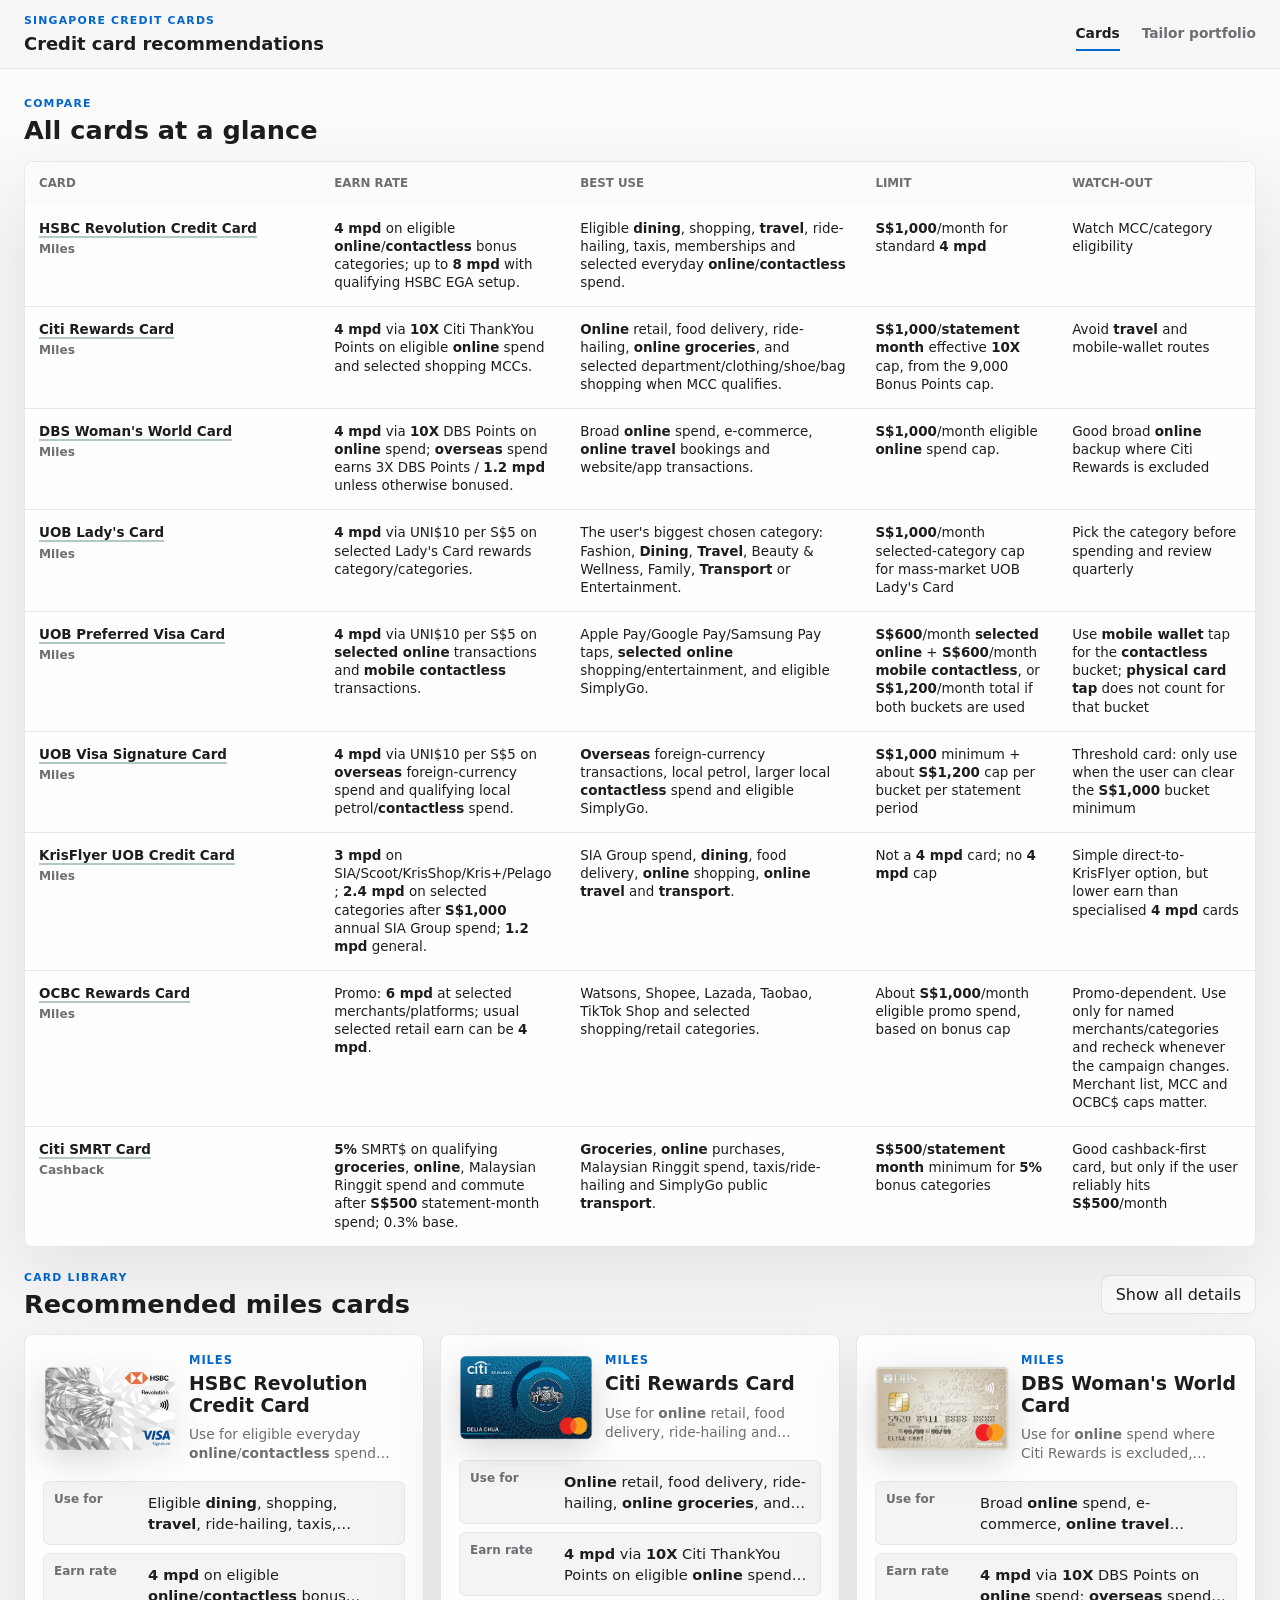
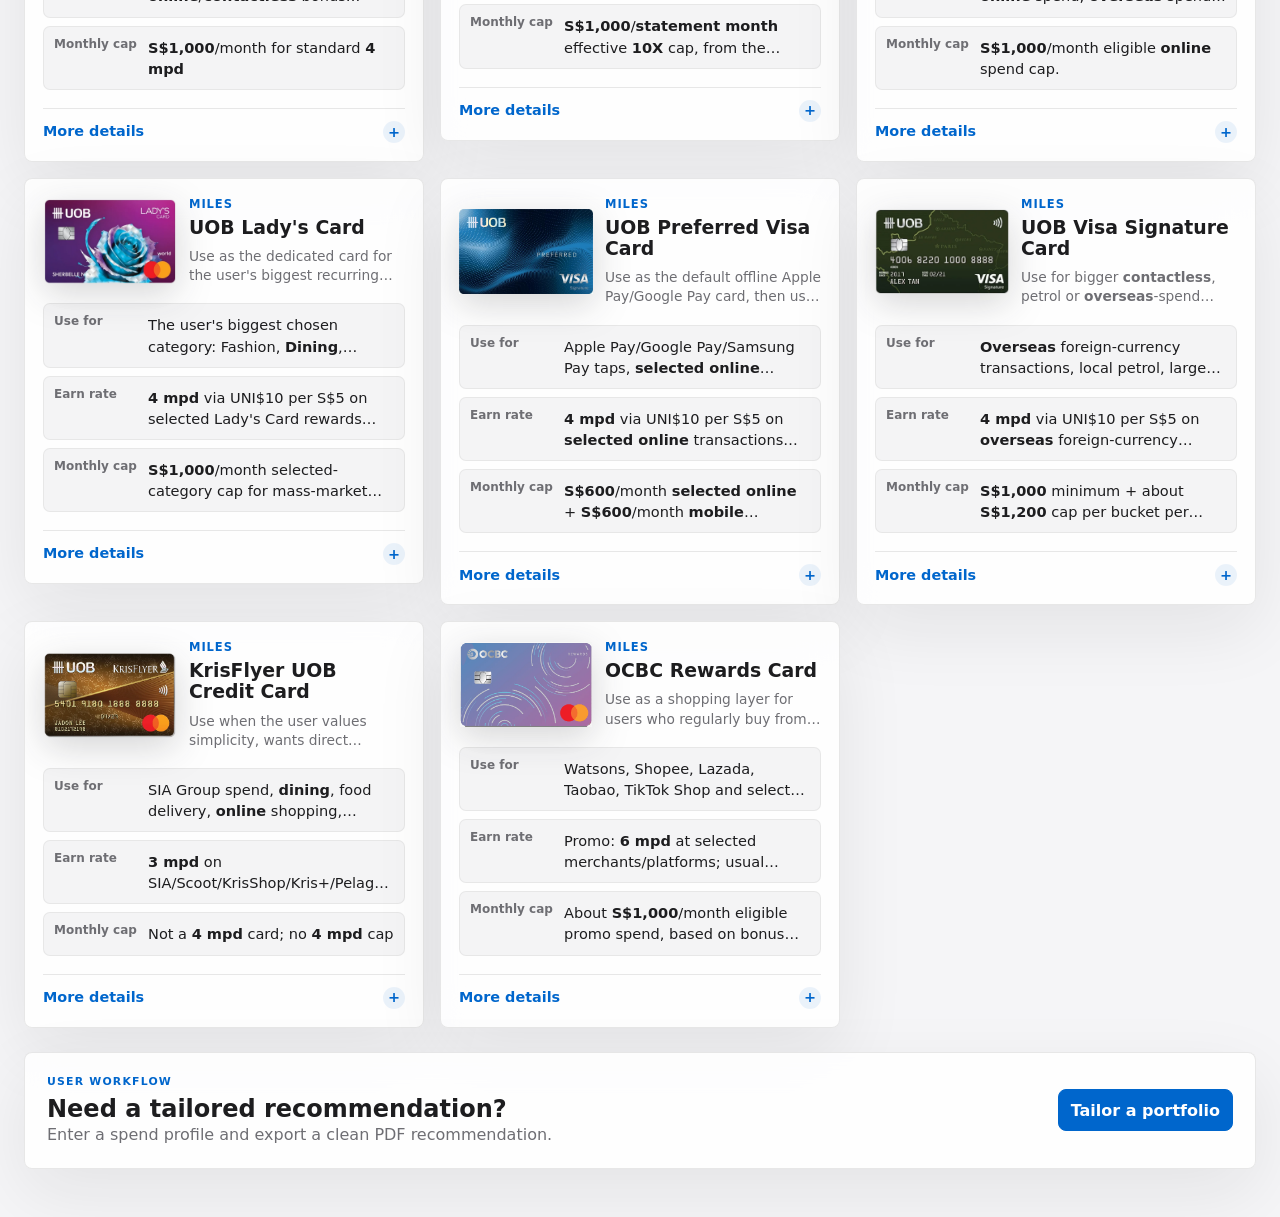
<file: index.html>
<!doctype html>
<html lang="en">
  <head>
    <meta charset="utf-8">
    <meta name="viewport" content="width=device-width, initial-scale=1">
    <title>Singapore Credit Card Recommendations</title>
    <meta name="description" content="A practical Singapore credit card recommendation reference for miles and cashback cards.">
    <link rel="icon" href="data:image/svg+xml,%3Csvg xmlns='http://www.w3.org/2000/svg' viewBox='0 0 100 100'%3E%3Ctext y='.9em' font-size='90'%3E%F0%9F%92%B3%3C/text%3E%3C/svg%3E">
    <link rel="stylesheet" href="styles.css">
  </head>
  <body>
    <header class="topbar">
      <div>
        <p class="eyebrow">Singapore credit cards</p>
        <h1>Credit card recommendations</h1>
      </div>
      <div class="top-actions">
        <nav class="nav-links" aria-label="Primary navigation">
          <a class="active" aria-current="page" href="index.html">Cards</a>
          <a href="portfolio.html">Tailor portfolio</a>
        </nav>
      </div>
    </header>

    <main>
      <section class="workspace library-workspace" aria-label="Card recommendation workspace">
        <section class="content">
          <section class="table-section" aria-label="All cards summary table">
            <div class="section-heading">
              <div>
                <p class="eyebrow">Compare</p>
                <h2>All cards at a glance</h2>
              </div>
            </div>
            <div class="table-wrap">
              <table class="card-table">
                <thead>
                  <tr>
                    <th>Card</th>
                    <th>Earn rate</th>
                    <th>Best use</th>
                    <th>Limit</th>
                    <th>Watch-out</th>
                  </tr>
                </thead>
                <tbody id="card-table-body"></tbody>
              </table>
            </div>
            <div class="sticky-table-header" id="sticky-table-header" aria-hidden="true"></div>
          </section>

          <section class="cards-section" id="cards-library" aria-label="Recommended card list">
            <div class="section-heading">
              <div>
                <p class="eyebrow">Card library</p>
                <h2 id="cards-title">Recommended miles cards</h2>
              </div>
              <button class="ghost-button compact-action" type="button" id="definitions-toggle" aria-expanded="false">Show all details</button>
            </div>
            <div class="card-grid" id="card-grid"></div>
          </section>

          <section class="cta-panel bottom-cta">
            <div>
              <p class="eyebrow">User workflow</p>
              <h2>Need a tailored recommendation?</h2>
              <p>Enter a spend profile and export a clean PDF recommendation.</p>
            </div>
            <a class="primary-link" href="portfolio.html">Tailor a portfolio</a>
          </section>
        </section>
      </section>
    </main>

    <template id="card-template">
      <article class="card">
        <div class="card-head">
          <div class="card-visual" aria-hidden="true">
            <span class="card-bank-code"></span>
          </div>
          <div>
            <p class="bank"></p>
            <h3></h3>
            <p class="card-note" data-field="simple_notes"></p>
          </div>
        </div>
        <dl class="facts">
          <div>
            <dt>Use for</dt>
            <dd data-field="use_card_for"></dd>
          </div>
          <div>
            <dt>Earn rate</dt>
            <dd data-field="earn_rate"></dd>
          </div>
          <div>
            <dt>Monthly cap</dt>
            <dd data-field="monthly_bonus_limit"></dd>
          </div>
        </dl>
        <details>
          <summary>More details</summary>
          <div class="details-grid">
            <div>
              <h4>Watch-outs</h4>
              <p data-field="nuances"></p>
            </div>
            <div>
              <h4>Important exclusions</h4>
              <p data-field="important_exclusions"></p>
            </div>
            <div>
              <h4>Definitions / examples</h4>
              <p data-field="definitions_examples"></p>
            </div>
            <div class="advanced">
              <h4>Advanced references</h4>
              <p data-field="base_earn_rate"></p>
              <p data-field="expiry_or_crediting"></p>
              <div class="links"></div>
            </div>
          </div>
        </details>
      </article>
    </template>

    <button class="top-button" type="button" id="return-top" aria-label="Return to top">↑</button>

    <script src="data.js"></script>
    <script src="script.js"></script>
  </body>
</html>
</file>
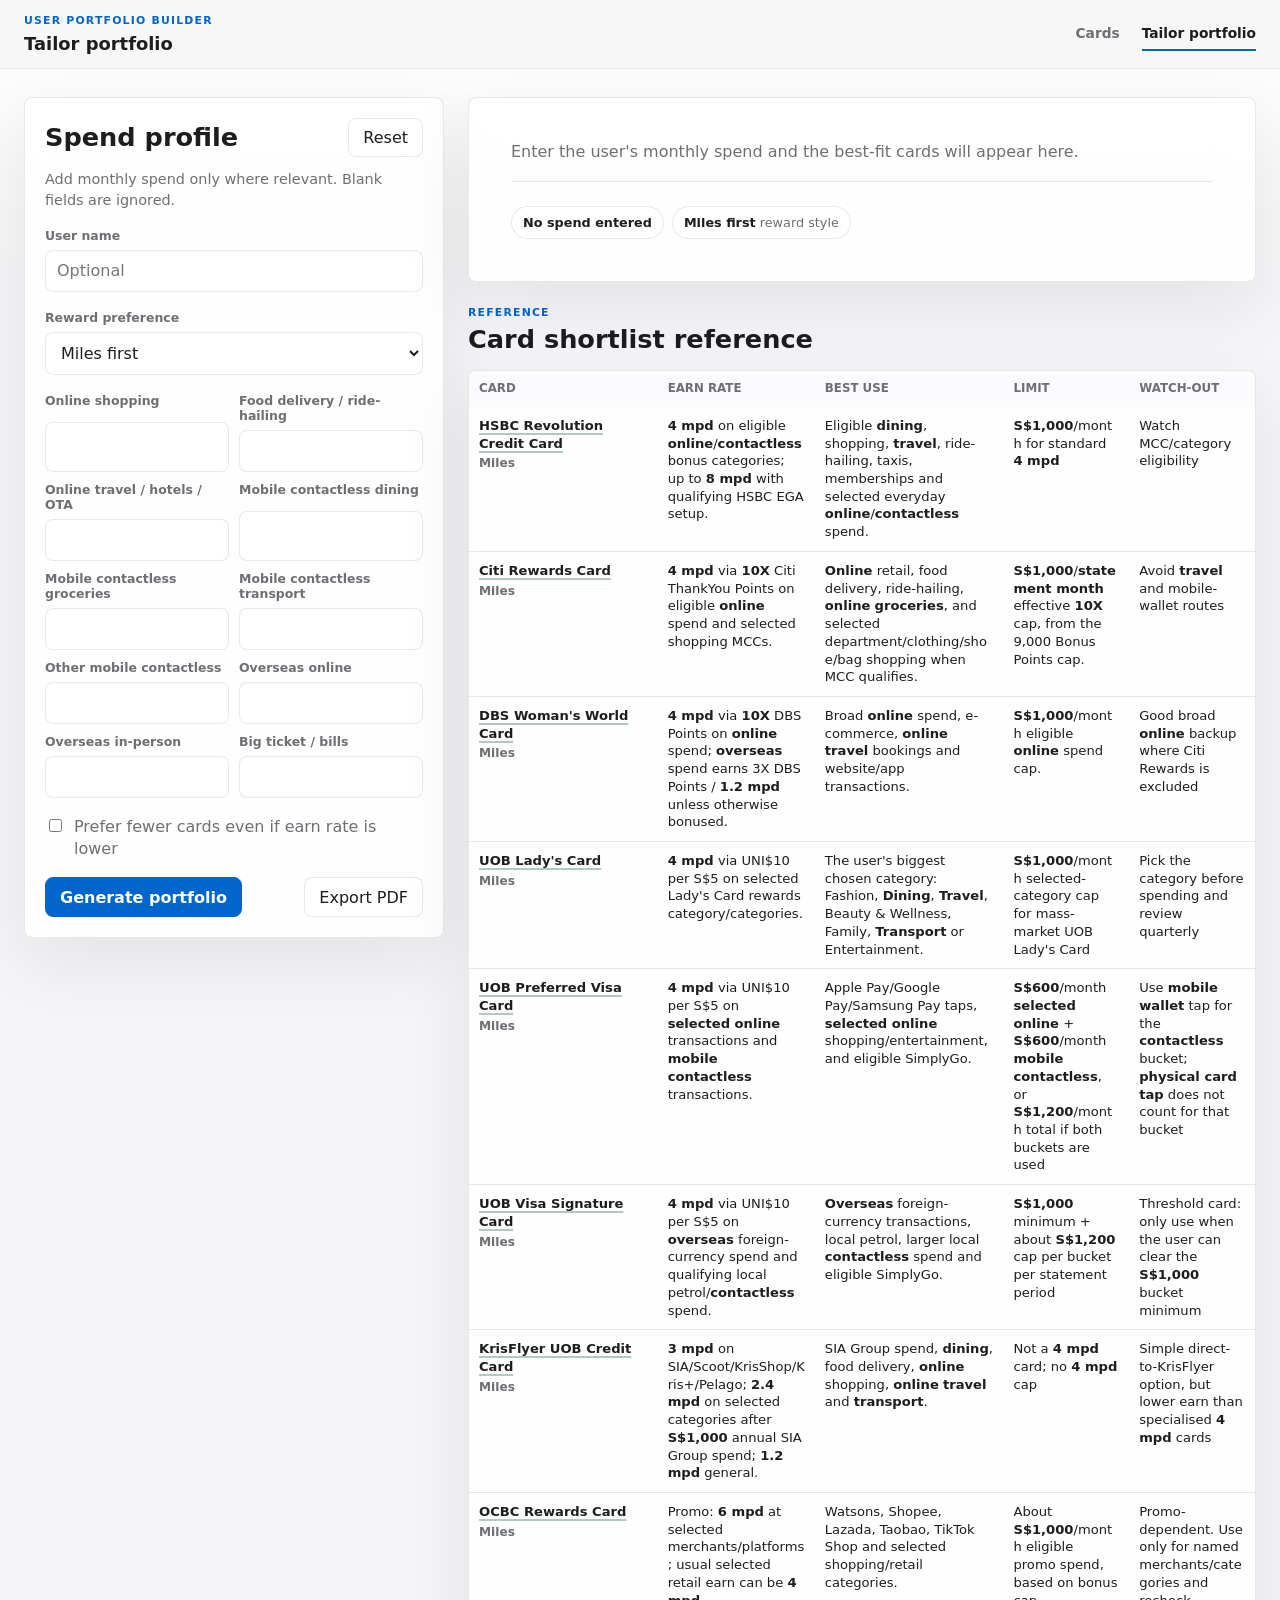
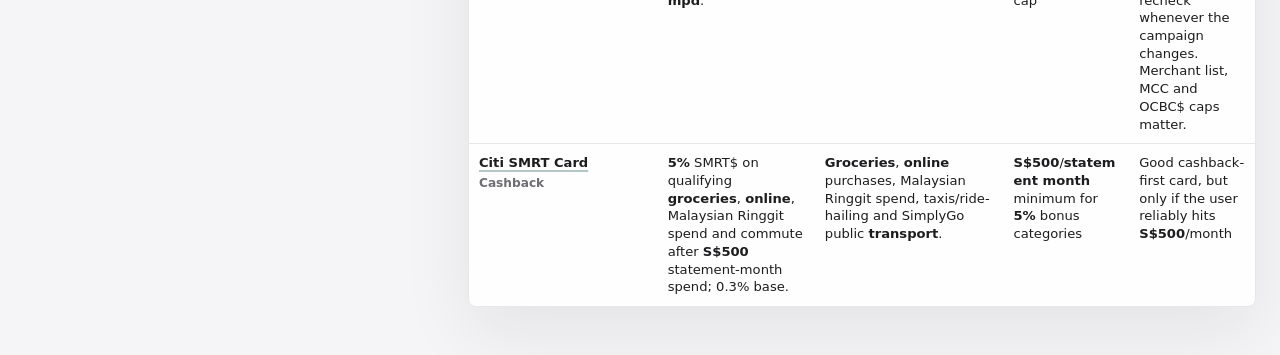
<file: portfolio.html>
<!doctype html>
<html lang="en">
  <head>
    <meta charset="utf-8">
    <meta name="viewport" content="width=device-width, initial-scale=1">
    <title>Tailored Card Portfolio | Singapore Credit Card Recommendations</title>
    <meta name="description" content="Generate a tailored Singapore credit card portfolio recommendation from a user spend profile.">
    <link rel="icon" href="data:image/svg+xml,%3Csvg xmlns='http://www.w3.org/2000/svg' viewBox='0 0 100 100'%3E%3Ctext y='.9em' font-size='90'%3E%F0%9F%92%B3%3C/text%3E%3C/svg%3E">
    <link rel="stylesheet" href="styles.css">
  </head>
  <body>
    <header class="topbar">
      <div>
        <p class="eyebrow">User portfolio builder</p>
        <h1>Tailor portfolio</h1>
      </div>
      <div class="top-actions">
        <nav class="nav-links" aria-label="Primary navigation">
          <a href="index.html">Cards</a>
          <a class="active" aria-current="page" href="portfolio.html">Tailor portfolio</a>
        </nav>
      </div>
    </header>

    <main>
      <section class="workspace portfolio-workspace" aria-label="Tailored card portfolio workspace">
        <aside class="sidebar" aria-label="Portfolio inputs">
          <form class="panel profile-panel" id="portfolio-form">
            <div class="panel-heading">
              <h2>Spend profile</h2>
              <button class="ghost-button" type="button" id="reset-profile">Reset</button>
            </div>
            <p class="panel-intro">Add monthly spend only where relevant. Blank fields are ignored.</p>

            <label class="field">
              <span>User name</span>
              <input id="user-name" type="text" placeholder="Optional">
            </label>

            <label class="field">
              <span>Reward preference</span>
              <select id="reward-preference">
                <option value="miles">Miles first</option>
                <option value="cashback">Cashback first</option>
                <option value="balanced">Balanced</option>
              </select>
            </label>

            <div class="spend-grid" aria-label="Monthly spend categories">
              <label class="field">
                <span>Online shopping</span>
                <input data-spend="onlineShopping" type="number" min="0" step="50">
              </label>
              <label class="field">
                <span>Food delivery / ride-hailing</span>
                <input data-spend="foodDeliveryRideHailing" type="number" min="0" step="50">
              </label>
              <label class="field">
                <span>Online travel / hotels / OTA</span>
                <input data-spend="onlineTravel" type="number" min="0" step="50">
              </label>
              <label class="field">
                <span>Mobile contactless dining</span>
                <input data-spend="mobileContactlessDining" type="number" min="0" step="50">
              </label>
              <label class="field">
                <span>Mobile contactless groceries</span>
                <input data-spend="mobileContactlessGroceries" type="number" min="0" step="50">
              </label>
              <label class="field">
                <span>Mobile contactless transport</span>
                <input data-spend="mobileContactlessTransport" type="number" min="0" step="50">
              </label>
              <label class="field">
                <span>Other mobile contactless</span>
                <input data-spend="mobileContactlessOther" type="number" min="0" step="50">
              </label>
              <label class="field">
                <span>Overseas online</span>
                <input data-spend="overseasOnline" type="number" min="0" step="50">
              </label>
              <label class="field">
                <span>Overseas in-person</span>
                <input data-spend="overseasInPerson" type="number" min="0" step="50">
              </label>
              <label class="field">
                <span>Big ticket / bills</span>
                <input data-spend="largeBills" type="number" min="0" step="50">
              </label>
            </div>

            <label class="checkbox-field">
              <input id="simple-mode" type="checkbox">
              <span>Prefer fewer cards even if earn rate is lower</span>
            </label>

            <div class="actions">
              <button class="primary-button" type="submit">Generate portfolio</button>
              <button class="secondary-button" type="button" id="download-portfolio">Export PDF</button>
            </div>
          </form>
        </aside>

        <section class="content">
          <section class="portfolio-output" id="portfolio-output" aria-live="polite">
            <div class="portfolio-hero">
              <p>Your recommended setup will appear here.</p>
            </div>
          </section>

          <section class="table-section" aria-label="Portfolio card reference">
            <div class="section-heading">
              <div>
                <p class="eyebrow">Reference</p>
                <h2>Card shortlist reference</h2>
              </div>
            </div>
            <div class="table-wrap">
              <table class="card-table compact-table">
                <thead>
                  <tr>
                    <th>Card</th>
                    <th>Earn rate</th>
                    <th>Best use</th>
                    <th>Limit</th>
                    <th>Watch-out</th>
                  </tr>
                </thead>
                <tbody id="card-table-body"></tbody>
              </table>
            </div>
          </section>
        </section>
      </section>
    </main>

    <section class="print-report" id="print-report" aria-hidden="true"></section>

    <button class="top-button" type="button" id="return-top" aria-label="Return to top">↑</button>

    <script src="data.js"></script>
    <script src="script.js"></script>
  </body>
</html>
</file>
<file: styles.css>
:root {
  color-scheme: light;
  --bg: #f5f5f7;
  --surface: rgba(255, 255, 255, 0.86);
  --surface-solid: #ffffff;
  --surface-soft: #fbfbfd;
  --ink: #1d1d1f;
  --muted: #6e6e73;
  --line: rgba(29, 29, 31, 0.1);
  --accent: #0066cc;
  --accent-2: #30b0c7;
  --accent-soft: #eaf4ff;
  --warn-soft: #fff4df;
  --shadow: 0 24px 70px rgba(29, 29, 31, 0.08);
  --shadow-soft: 0 12px 34px rgba(29, 29, 31, 0.06);
  --radius: 8px;
  font-family: Inter, ui-sans-serif, system-ui, -apple-system, BlinkMacSystemFont, "Segoe UI", sans-serif;
}

* {
  box-sizing: border-box;
}

body {
  margin: 0;
  background:
    linear-gradient(180deg, #ffffff 0%, #f5f5f7 280px, #f5f5f7 100%);
  color: var(--ink);
  min-height: 100vh;
}

html {
  scroll-behavior: smooth;
}

button,
input,
select {
  font: inherit;
}

button {
  cursor: pointer;
}

.topbar {
  align-items: center;
  backdrop-filter: saturate(180%) blur(18px);
  background: rgba(245, 245, 247, 0.78);
  border-bottom: 1px solid rgba(29, 29, 31, 0.06);
  display: flex;
  gap: 24px;
  justify-content: space-between;
  margin: 0;
  padding: 14px max(24px, calc((100vw - 1440px) / 2 + 24px));
  position: sticky;
  top: 0;
  z-index: 90;
}

.topbar h1,
.content h2,
.panel h2 {
  letter-spacing: 0;
  margin: 0;
}

.topbar h1 {
  font-size: clamp(1.05rem, 1.4vw, 1.26rem);
  font-weight: 760;
  line-height: 1.12;
  max-width: 780px;
}

.eyebrow {
  color: var(--accent);
  font-size: 0.68rem;
  font-weight: 800;
  letter-spacing: 0.11em;
  margin: 0 0 7px;
  text-transform: uppercase;
}

.top-actions {
  align-items: end;
  display: grid;
  flex: 0 0 auto;
  gap: 10px;
  justify-items: end;
}

.nav-links {
  display: flex;
  gap: 22px;
  padding: 0;
}

.nav-links a {
  border-bottom: 2px solid transparent;
  color: var(--muted);
  font-size: 0.86rem;
  font-weight: 750;
  padding: 8px 0;
  text-decoration: none;
  transition: border-color 160ms ease, color 160ms ease;
  white-space: nowrap;
}

.nav-links a.active,
.nav-links a:hover {
  border-color: var(--accent);
  color: var(--ink);
}

.nav-links a:focus-visible {
  border-radius: 4px;
  outline: 2px solid rgba(0, 102, 204, 0.22);
  outline-offset: 5px;
}

.workspace {
  display: grid;
  gap: 24px;
  grid-template-columns: minmax(300px, 360px) minmax(0, 1fr);
  margin: 0 auto;
  max-width: 1440px;
  padding: 28px 24px 48px;
}

.library-workspace {
  grid-template-columns: 1fr;
}

.portfolio-workspace {
  grid-template-columns: minmax(340px, 420px) minmax(0, 1fr);
}

.sidebar {
  align-self: start;
  display: grid;
  gap: 14px;
  position: sticky;
  top: 86px;
}

.panel,
.portfolio-output,
.card,
.table-wrap,
.cta-panel {
  background: var(--surface);
  border: 1px solid var(--line);
  border-radius: var(--radius);
  box-shadow: var(--shadow);
  backdrop-filter: blur(18px);
}

.panel {
  display: grid;
  gap: 18px;
  padding: 20px;
}

.panel-intro {
  color: var(--muted);
  font-size: 0.9rem;
  line-height: 1.42;
  margin: -6px 0 0;
}

.cta-panel p:not(.eyebrow) {
  color: var(--muted);
  line-height: 1.45;
  margin: 0;
}

.bottom-cta {
  align-items: center;
  display: flex;
  gap: 18px;
  justify-content: space-between;
  padding: 22px;
}

.bottom-cta > div {
  max-width: 680px;
}

.panel h2,
.portfolio-output h2,
.section-heading h2 {
  font-size: clamp(1.15rem, 2vw, 1.72rem);
  line-height: 1.08;
}

.panel-heading,
.section-heading,
.card-head,
.actions {
  align-items: center;
  display: flex;
  gap: 12px;
  justify-content: space-between;
}

.panel-heading > div,
.section-heading > div,
.bottom-cta > div,
.portfolio-hero > div,
.portfolio-title,
.portfolio-use,
.portfolio-meta div {
  min-width: 0;
}

.segmented {
  background: rgba(118, 118, 128, 0.12);
  border: 1px solid var(--line);
  border-radius: var(--radius);
  display: grid;
  grid-template-columns: repeat(3, 1fr);
  padding: 4px;
}

.segment {
  background: transparent;
  border: 0;
  border-radius: 6px;
  color: var(--muted);
  min-height: 38px;
  transition: background 180ms ease, color 180ms ease, transform 180ms ease, box-shadow 180ms ease;
}

.segment.active {
  background: var(--surface-solid);
  box-shadow: var(--shadow-soft);
  color: var(--ink);
}

.field {
  display: grid;
  gap: 7px;
}

.field span,
.filter-block span {
  color: var(--muted);
  font-size: 0.78rem;
  font-weight: 750;
}

.field input,
.field select {
  background: rgba(255, 255, 255, 0.9);
  border: 1px solid var(--line);
  border-radius: var(--radius);
  color: var(--ink);
  min-height: 42px;
  outline: none;
  padding: 10px 11px;
  transition: border-color 160ms ease, box-shadow 160ms ease;
  width: 100%;
}

.field input:focus,
.field select:focus {
  border-color: var(--accent);
  box-shadow: 0 0 0 4px rgba(0, 102, 204, 0.12);
}

.filter-block {
  display: grid;
  gap: 8px;
}

.chips {
  display: flex;
  flex-wrap: wrap;
  gap: 8px;
}

.chip {
  background: var(--surface);
  border: 1px solid var(--line);
  border-radius: 999px;
  color: var(--muted);
  padding: 7px 10px;
  transition: background 160ms ease, border-color 160ms ease, color 160ms ease;
}

.chip.active {
  background: var(--ink);
  border-color: var(--ink);
  color: #fff;
}

.spend-grid {
  display: grid;
  gap: 10px;
  grid-template-columns: 1fr 1fr;
}

.checkbox-field {
  align-items: start;
  color: var(--muted);
  display: flex;
  gap: 9px;
  line-height: 1.35;
}

.checkbox-field input {
  margin-top: 3px;
}

.primary-button,
.secondary-button,
.ghost-button {
  border-radius: var(--radius);
  min-height: 40px;
  padding: 9px 14px;
  transition: transform 180ms ease, background 180ms ease, border-color 180ms ease, box-shadow 180ms ease;
}

.primary-button {
  background: var(--accent);
  border: 1px solid var(--accent);
  color: #fff;
  font-weight: 760;
}

.primary-link {
  align-items: center;
  background: var(--accent);
  border: 1px solid var(--accent);
  border-radius: var(--radius);
  color: #fff;
  display: inline-flex;
  font-weight: 750;
  justify-content: center;
  min-height: 42px;
  padding: 10px 12px;
  text-decoration: none;
  transition: transform 180ms ease, background 180ms ease, box-shadow 180ms ease;
}

.secondary-button,
.ghost-button {
  background: rgba(255, 255, 255, 0.7);
  border: 1px solid var(--line);
  color: var(--ink);
}

.ghost-button {
  min-height: 34px;
}

.compact-action {
  flex: 0 0 auto;
  min-width: 132px;
}

.primary-button:hover,
.primary-link:hover,
.secondary-button:hover,
.ghost-button:hover,
.chip:hover,
.segment:hover {
  box-shadow: var(--shadow-soft);
  transform: translateY(-1px);
}

.content {
  display: grid;
  gap: 24px;
  min-width: 0;
}

.summary-strip {
  display: grid;
  gap: 10px;
  grid-template-columns: repeat(4, minmax(0, 1fr));
}

.metric {
  background: var(--surface);
  border: 1px solid var(--line);
  border-radius: var(--radius);
  padding: 14px;
}

.metric b {
  display: block;
  font-size: 1.5rem;
  line-height: 1;
}

.metric span {
  color: var(--muted);
  display: block;
  font-size: 0.8rem;
  margin-top: 7px;
}

.portfolio-output {
  display: grid;
  gap: 24px;
  overflow: hidden;
  padding: clamp(22px, 4vw, 42px);
}

.portfolio-output p,
.portfolio-output details {
  color: var(--muted);
  margin: 0;
}

.portfolio-hero {
  align-items: start;
  border-bottom: 1px solid var(--line);
  display: flex;
  gap: 18px;
  justify-content: space-between;
  padding-bottom: 18px;
}

.portfolio-hero h2 {
  font-size: clamp(2rem, 4.3vw, 4.1rem);
  line-height: 0.98;
}

.portfolio-hero > p {
  color: var(--muted);
  flex: 1 1 auto;
  line-height: 1.45;
  max-width: none;
  text-align: left;
  width: 100%;
}

.portfolio-overview {
  display: flex;
  flex-wrap: wrap;
  gap: 8px;
}

.portfolio-overview-row {
  align-items: center;
  display: flex;
  gap: 14px;
  justify-content: space-between;
}

.portfolio-overview span {
  background: rgba(255, 255, 255, 0.72);
  border: 1px solid var(--line);
  border-radius: 999px;
  color: var(--muted);
  font-size: 0.8rem;
  padding: 8px 11px;
}

.portfolio-overview strong {
  color: var(--ink);
}

.portfolio-grid {
  align-items: start;
  display: grid;
  gap: 16px;
  grid-template-columns: repeat(2, minmax(0, 1fr));
}

.portfolio-item {
  animation: fade-up 520ms ease both;
  background: linear-gradient(180deg, #ffffff 0%, #fbfbfd 100%);
  border: 1px solid var(--line);
  border-radius: var(--radius);
  display: grid;
  gap: 13px;
  overflow: hidden;
  padding: 16px;
  position: relative;
  transition: border-color 220ms ease, box-shadow 220ms ease, transform 220ms ease;
}

.portfolio-item.featured {
  border-color: rgba(0, 102, 204, 0.24);
  box-shadow: 0 22px 60px rgba(0, 102, 204, 0.08);
}

.portfolio-item:hover {
  border-color: rgba(0, 102, 204, 0.28);
  box-shadow: 0 26px 64px rgba(29, 29, 31, 0.11);
  transform: translateY(-2px);
}

.portfolio-item-top {
  align-items: center;
  display: flex;
  gap: 14px;
  justify-content: space-between;
}

.portfolio-title {
  display: grid;
  gap: 5px;
  min-width: 0;
}

.rank-badge {
  color: #9aa8ad;
  font-size: 0.78rem;
  font-weight: 900;
}

.portfolio-item h3 {
  font-size: 1.12rem;
  line-height: 1.15;
  margin: 0;
}

.portfolio-role {
  color: var(--muted);
  font-size: 0.82rem;
  font-weight: 750;
  margin-top: -7px;
}

.portfolio-use {
  background: var(--accent-soft);
  border: 1px solid rgba(0, 102, 204, 0.1);
  border-radius: var(--radius);
  display: grid;
  gap: 6px;
  padding: 12px;
}

.portfolio-use span,
.portfolio-meta span {
  color: var(--muted);
  font-size: 0.72rem;
  font-weight: 850;
  text-transform: uppercase;
}

.portfolio-use strong {
  color: var(--ink);
  font-size: 0.94rem;
  line-height: 1.42;
}

.portfolio-meta {
  display: grid;
  gap: 8px;
  grid-template-columns: 0.72fr 1.28fr;
}

.portfolio-meta div {
  background: rgba(118, 118, 128, 0.08);
  border-radius: 7px;
  display: grid;
  gap: 5px;
  min-width: 0;
  padding: 10px;
}

.portfolio-meta strong {
  color: var(--ink);
  font-size: 0.82rem;
  line-height: 1.35;
}

.portfolio-details {
  border-top: 1px solid var(--line);
  display: grid;
  gap: 9px;
  padding-top: 11px;
}

.portfolio-details summary {
  color: var(--accent);
  font-size: 0.8rem;
  font-weight: 850;
}

.portfolio-details p {
  font-size: 0.86rem;
  line-height: 1.48;
}

.print-report {
  display: none;
}

.cards-section {
  display: grid;
  gap: 16px;
}

.table-section {
  display: grid;
  gap: 16px;
}

.table-wrap {
  overflow: clip;
}

.card-table {
  border-collapse: collapse;
  table-layout: fixed;
  width: 100%;
}

.card-table th,
.card-table td {
  border-bottom: 1px solid var(--line);
  font-size: 0.84rem;
  line-height: 1.35;
  padding: 14px;
  text-align: left;
  vertical-align: top;
  word-break: normal;
  overflow-wrap: break-word;
}

.card-table thead th {
  background: rgba(251, 251, 253, 0.96);
  box-shadow: 0 1px 0 var(--line);
  color: var(--muted);
  font-size: 0.74rem;
  font-weight: 850;
  position: sticky;
  text-transform: uppercase;
  top: 0;
  z-index: 20;
}

.sticky-table-header {
  border: 1px solid var(--line);
  border-radius: var(--radius) var(--radius) 0 0;
  box-shadow: var(--shadow-soft);
  display: none;
  left: 0;
  overflow: hidden;
  position: fixed;
  top: 0;
  z-index: 80;
}

.sticky-table-header.visible {
  display: block;
}

.sticky-table-header .card-table {
  background: var(--surface);
  margin: 0;
}

.sticky-table-header .card-table thead th {
  position: static;
}

.card-table tbody th {
  font-weight: 850;
}

.table-card-cell {
  align-items: center;
  display: flex;
  min-width: 0;
}

.table-card-cell > div:last-child {
  min-width: 0;
}

.table-card-visual {
  border-radius: 6px;
  flex: 0 0 58px;
  padding: 5px;
  width: 58px;
}

.table-card-visual img {
  filter: drop-shadow(0 6px 10px rgba(29, 29, 31, 0.14));
}

.card-table th:nth-child(1) {
  width: 24%;
}

.card-table th:nth-child(2) {
  width: 20%;
}

.card-table th:nth-child(3) {
  width: 24%;
}

.card-table th:nth-child(4),
.card-table th:nth-child(5),
.card-table th:nth-child(6) {
  width: 16%;
}

.card-table small {
  color: var(--muted);
  display: block;
  font-size: 0.76rem;
  font-weight: 650;
  margin-top: 3px;
}

.table-card-link {
  color: var(--ink);
  display: inline-block;
  text-decoration-color: rgba(35, 97, 90, 0.34);
  text-decoration-thickness: 2px;
  text-underline-offset: 3px;
}

.table-card-link:hover {
  color: var(--accent);
  text-decoration-color: currentColor;
}

.card-type-text {
  color: var(--muted);
  display: block;
  font-size: 0.76rem;
  font-weight: 650;
  margin-top: 5px;
}

.card-table strong {
  color: var(--ink);
  font-weight: 900;
}

.card-table tr:last-child th,
.card-table tr:last-child td {
  border-bottom: 0;
}

.compact-table th,
.compact-table td {
  font-size: 0.82rem;
  padding: 10px;
}

.card-grid {
  align-items: start;
  display: grid;
  gap: 16px;
  grid-template-columns: repeat(3, minmax(0, 1fr));
}

.card {
  animation: fade-up 520ms ease both;
  display: grid;
  gap: 18px;
  overflow: hidden;
  padding: 18px;
  position: relative;
  transition: border-color 220ms ease, transform 220ms ease, box-shadow 220ms ease;
  scroll-margin-top: 18px;
}

.card:target {
  border-color: rgba(0, 102, 204, 0.42);
  box-shadow: 0 24px 70px rgba(0, 102, 204, 0.15);
}

.card:hover {
  border-color: rgba(0, 102, 204, 0.24);
  box-shadow: 0 28px 70px rgba(29, 29, 31, 0.11);
  transform: translateY(-2px);
}

.card-head {
  align-items: center;
  justify-content: start;
}

.card-visual {
  align-items: center;
  aspect-ratio: 1.58;
  background: transparent;
  border: 0;
  border-radius: 8px;
  box-shadow: none;
  color: #fff;
  display: flex;
  flex: 0 0 134px;
  justify-content: center;
  overflow: visible;
  padding: 0;
  transition: transform 220ms ease;
  width: 134px;
}

.card-visual img {
  display: block;
  filter: drop-shadow(0 10px 18px rgba(29, 29, 31, 0.18));
  height: 100%;
  max-width: 100%;
  object-fit: contain;
  width: 100%;
}

.card-visual .card-bank-code {
  display: none;
}

.card-visual.image-failed {
  background:
    linear-gradient(135deg, rgba(255, 255, 255, 0.34), rgba(255, 255, 255, 0) 40%),
    linear-gradient(135deg, #1d1d1f, #3a3a3c);
  box-shadow: inset 0 1px 0 rgba(255, 255, 255, 0.65), 0 16px 36px rgba(29, 29, 31, 0.12);
  color: #fff;
  overflow: hidden;
  padding: 10px;
}

.card-visual.image-failed .card-bank-code {
  display: block;
}

.card:hover .card-visual {
  transform: translateY(-2px) rotate(-1deg);
}

.card[data-bank*="hsbc"] .card-visual.image-failed {
  background: linear-gradient(135deg, #1d1d1f 0%, #c6182a 100%);
}

.card-visual.image-failed[data-bank*="hsbc"] {
  background: linear-gradient(135deg, #1d1d1f 0%, #c6182a 100%);
}

.card[data-bank*="citi"] .card-visual.image-failed,
.card[data-bank*="citibank"] .card-visual.image-failed,
.card-visual.image-failed[data-bank*="citi"],
.card-visual.image-failed[data-bank*="citibank"] {
  background: linear-gradient(135deg, #003b71 0%, #e3222a 100%);
}

.card[data-bank*="dbs"] .card-visual.image-failed,
.card-visual.image-failed[data-bank*="dbs"] {
  background: linear-gradient(135deg, #1d1d1f 0%, #d71920 100%);
}

.card[data-bank*="uob"] .card-visual.image-failed,
.card-visual.image-failed[data-bank*="uob"] {
  background: linear-gradient(135deg, #005eb8 0%, #0a2f66 100%);
}

.card[data-bank*="ocbc"] .card-visual.image-failed,
.card-visual.image-failed[data-bank*="ocbc"] {
  background: linear-gradient(135deg, #2a2a2a 0%, #c70018 100%);
}

.mini-card-visual {
  flex: 0 0 104px;
  padding: 0;
  width: 104px;
}

.mini-card-visual .card-bank-code {
  font-size: 0.62rem;
}

.card-bank-code {
  font-size: 0.72rem;
  font-weight: 850;
  letter-spacing: 0.08em;
}

.bank {
  color: var(--accent);
  font-size: 0.72rem;
  font-weight: 800;
  letter-spacing: 0.08em;
  margin: 0 0 6px;
  text-transform: uppercase;
}

.card h3 {
  font-size: 1.18rem;
  line-height: 1.12;
  margin: 0;
}

.card-note {
  color: var(--muted);
  display: -webkit-box;
  font-size: 0.86rem;
  line-height: 1.4;
  margin: 9px 0 0;
  overflow: hidden;
  -webkit-box-orient: vertical;
  -webkit-line-clamp: 2;
}

.facts {
  display: grid;
  gap: 8px;
  margin: 0;
}

.facts div {
  background: rgba(118, 118, 128, 0.07);
  border: 1px solid rgba(29, 29, 31, 0.06);
  border-radius: 7px;
  display: grid;
  gap: 6px;
  grid-template-columns: 88px minmax(0, 1fr);
  padding: 10px;
}

dt {
  color: var(--muted);
  font-size: 0.75rem;
  font-weight: 800;
}

dd {
  font-size: 0.91rem;
  line-height: 1.45;
  margin: 0;
}

.facts dd {
  display: -webkit-box;
  overflow: hidden;
  -webkit-box-orient: vertical;
  -webkit-line-clamp: 2;
}

details {
  border-top: 1px solid var(--line);
  padding-top: 12px;
}

summary {
  align-items: center;
  color: var(--accent);
  cursor: pointer;
  display: flex;
  font-size: 0.9rem;
  font-weight: 800;
  gap: 10px;
  justify-content: space-between;
  line-height: 1.2;
  list-style: none;
}

summary::-webkit-details-marker {
  display: none;
}

summary::after {
  align-items: center;
  background: rgba(0, 102, 204, 0.08);
  border-radius: 999px;
  content: "+";
  display: inline-flex;
  flex: 0 0 22px;
  font-size: 0.9rem;
  height: 22px;
  justify-content: center;
  line-height: 1;
  transition: background 180ms ease, color 180ms ease, transform 180ms ease;
  width: 22px;
}

details[open] > summary::after {
  background: var(--accent);
  color: #fff;
  content: "-";
}

.details-grid {
  animation: fade-up 240ms ease both;
  display: grid;
  gap: 12px;
  margin-top: 12px;
}

.details-grid h4,
.advanced h4 {
  font-size: 0.78rem;
  margin: 0 0 5px;
}

.details-grid p,
.advanced p {
  color: var(--muted);
  font-size: 0.88rem;
  line-height: 1.45;
  margin: 0;
}

.advanced {
  background: rgba(118, 118, 128, 0.08);
  border: 1px solid var(--line);
  border-radius: var(--radius);
  display: grid;
  gap: 8px;
  padding: 12px;
}

.links {
  display: flex;
  flex-wrap: wrap;
  gap: 8px;
}

.links a {
  background: rgba(255, 255, 255, 0.82);
  border: 1px solid var(--line);
  border-radius: 999px;
  color: var(--accent);
  font-size: 0.78rem;
  font-weight: 800;
  padding: 6px 9px;
  text-decoration: none;
}

.empty {
  background: var(--surface);
  border: 1px dashed #b8c5c5;
  border-radius: var(--radius);
  color: var(--muted);
  grid-column: 1 / -1;
  padding: 24px;
  text-align: center;
}

.top-button {
  align-items: center;
  background: rgba(29, 29, 31, 0.9);
  backdrop-filter: blur(14px);
  border: 1px solid rgba(255, 255, 255, 0.18);
  border-radius: 999px;
  bottom: 22px;
  box-shadow: 0 18px 42px rgba(22, 33, 38, 0.2);
  color: #fff;
  display: flex;
  font-size: 1.1rem;
  height: 44px;
  justify-content: center;
  opacity: 0;
  pointer-events: none;
  position: fixed;
  right: 22px;
  transform: translateY(10px);
  transition: opacity 180ms ease, transform 180ms ease, background 160ms ease;
  width: 44px;
  z-index: 20;
}

.top-button.visible {
  opacity: 1;
  pointer-events: auto;
  transform: translateY(0);
}

.top-button:hover {
  background: var(--accent);
}

@keyframes fade-up {
  from {
    opacity: 0;
    transform: translateY(10px);
  }

  to {
    opacity: 1;
    transform: translateY(0);
  }
}

@media (max-width: 1060px) {
  .workspace {
    grid-template-columns: 1fr;
  }

  .card-grid {
    grid-template-columns: repeat(2, minmax(0, 1fr));
  }

  .sidebar {
    position: static;
  }

  .profile-panel {
    grid-template-columns: 1fr;
  }
}

@media (max-width: 760px) {
  .topbar {
    align-items: start;
    flex-direction: column;
    padding: 16px;
  }

  .top-actions {
    align-items: start;
    justify-items: start;
    width: 100%;
  }

  .nav-links {
    max-width: 100%;
    overflow-x: auto;
  }

  .card-table {
    min-width: 860px;
  }

  .table-wrap {
    overflow-x: auto;
  }

  .workspace {
    padding: 0 16px 28px;
  }

  .summary-strip,
  .portfolio-grid,
  .card-grid,
  .spend-grid {
    grid-template-columns: 1fr;
  }

  .portfolio-output {
    padding: 18px;
  }

  .portfolio-hero h2 {
    font-size: clamp(2.1rem, 11vw, 3.2rem);
  }

  .portfolio-hero {
    align-items: start;
    flex-direction: column;
  }

  .portfolio-meta {
    grid-template-columns: 1fr;
  }

  .portfolio-overview-row {
    align-items: stretch;
    flex-direction: column;
  }

  .card-head,
  .panel-heading,
  .bottom-cta,
  .section-heading,
  .actions {
    align-items: stretch;
    flex-direction: column;
  }

  .facts div {
    grid-template-columns: 1fr;
  }

  .card-visual {
    flex: 0 0 110px;
    padding: 0;
    width: 110px;
  }

  .card-head {
    align-items: center;
    flex-direction: row;
  }

  .mini-card-visual {
    flex-basis: 88px;
    width: 88px;
  }

  .table-card-visual {
    flex-basis: 58px;
    padding: 5px;
    width: 58px;
  }

  .primary-button,
  .primary-link,
  .secondary-button,
  .ghost-button {
    width: 100%;
  }

  .top-button {
    bottom: 16px;
    height: 42px;
    right: 16px;
    width: 42px;
  }
}

@media (prefers-reduced-motion: reduce) {
  *,
  *::before,
  *::after {
    scroll-behavior: auto !important;
    transition: none !important;
  }
}

@media print {
  @page {
    margin: 12mm;
    size: A4;
  }

  html,
  body {
    background: #fff !important;
    color: #172126 !important;
  }

  body.print-mode > :not(.print-report) {
    display: none !important;
  }

  body.print-mode .print-report {
    display: block !important;
  }

  .print-report {
    font-size: 10.5pt;
    line-height: 1.35;
  }

  .print-cover {
    border-bottom: 1px solid #dfe5e5;
    margin-bottom: 14px;
    padding-bottom: 12px;
  }

  .print-cover h1 {
    font-size: 24pt;
    line-height: 1.05;
    margin: 0 0 8px;
  }

  .print-cover p {
    color: #5c6b73;
    margin: 0;
    max-width: 680px;
  }

  .print-summary,
  .print-spend-grid {
    display: grid;
    gap: 8px;
    grid-template-columns: repeat(3, 1fr);
    margin-top: 12px;
  }

  .print-summary div,
  .print-spend-grid div {
    background: #f1f4f5;
    border: 1px solid #dfe5e5;
    border-radius: 8px;
    padding: 8px;
  }

  .print-summary span,
  .print-spend-grid span,
  .print-card dt {
    color: #5c6b73;
    display: block;
    font-size: 8pt;
    font-weight: 800;
    text-transform: uppercase;
  }

  .print-summary strong,
  .print-spend-grid strong {
    display: block;
    font-size: 11pt;
    margin-top: 3px;
  }

  .print-section {
    margin-top: 14px;
  }

  .print-section h2 {
    font-size: 13pt;
    margin: 0 0 8px;
  }

  .print-card-grid {
    display: grid;
    gap: 10px;
    grid-template-columns: repeat(2, minmax(0, 1fr));
  }

  .print-card {
    background: linear-gradient(180deg, #ffffff 0%, #f7f9f9 100%);
    border: 1px solid #dfe5e5;
    border-radius: 8px;
    break-inside: avoid;
    display: grid;
    gap: 7px;
    padding: 10px;
    page-break-inside: avoid;
  }

  .print-card-head {
    align-items: center;
    display: flex;
    justify-content: space-between;
  }

  .print-card-head span {
    color: #8a999e;
    font-weight: 900;
  }

  .print-card h3 {
    font-size: 13pt;
    margin: 0;
  }

  .print-role {
    color: #5c6b73;
    font-size: 9pt;
    font-weight: 750;
    margin: 0;
  }

  .print-card dl {
    display: grid;
    gap: 6px;
    margin: 0;
  }

  .print-card dl div {
    border-top: 1px solid #dfe5e5;
    padding-top: 6px;
  }

  .print-card dd {
    margin: 2px 0 0;
  }

  .print-footer-note {
    border-top: 1px solid #dfe5e5;
    color: #5c6b73;
    display: flex;
    gap: 8px;
    margin-top: 14px;
    padding-top: 9px;
  }

  .print-footer-note strong {
    color: #172126;
  }
}
</file>
